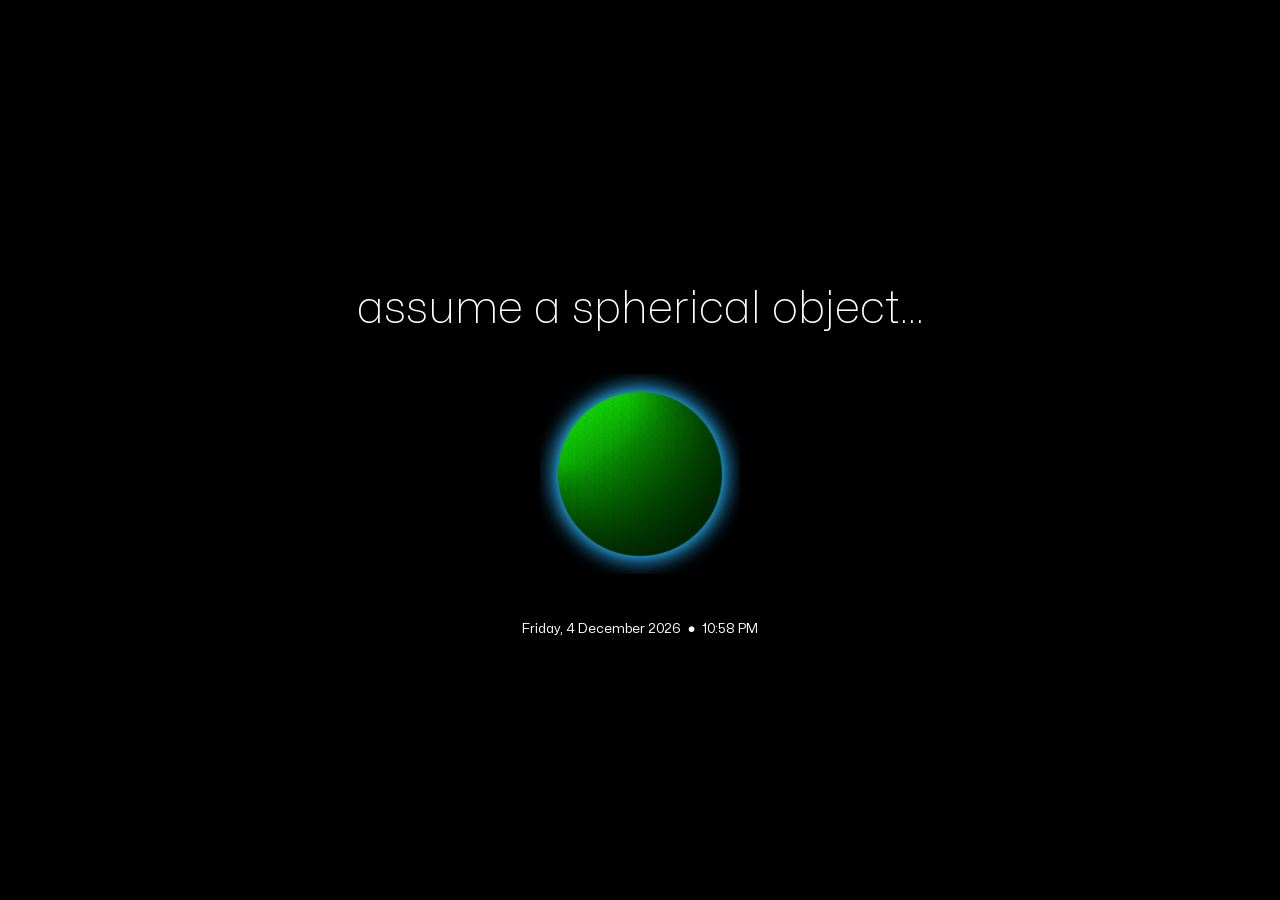
<file: public/index.html>
<!DOCTYPE html> <!-- index.html (landingPage) -->
<html lang="en">
<head>
<!--   =*##*=
   =#%##%%%%%%%#
  #%##**###%%%%%@+
 #%##****###%%%%@@=
=%%##***####%%%%@@%  www.sphericalObject.com
=%%%%#####%%%%%@@@%
 #%%%%%%%%%%%%@@@@=
  #@%%%%%%%%@@@@@+
   =%@@@@@@@@@%*
       =+**+= -->
  <meta charset="utf-8" />
  <meta name="viewport" content="width=device-width, initial-scale=1">
  <title>sphericalObject</title>
  <meta name="description" content="sphericalObject"/>
  <meta name="mobile-web-app-capable"       content="yes" />
  <meta name="apple-mobile-web-app-capable" content="yes" />
  <meta name="msapplication-tap-highlight"  content="no"  />
  <meta name="theme-color"                  content="#000000">
  <meta property="og:title"                 content="sphericalObject">
  <meta property="og:description"           content="assume a spherical object...">
  <meta property="og:image"                 content="https://www.sphericalobject.com/src/assets/images/logo/logo256.png">
  <meta property="og:url"                   content="https://www.sphericalObject.com/index.html">

  <link rel="apple-touch-icon" href="./assets/images/logo/logo256.png"/>
  <link rel="icon"             href="./assets/images/logo/logo256.png"/>
  <link rel="stylesheet"       href="./assets/fonts/monaSans/monaSans.css"/>
  <link rel="stylesheet"       href="./modules/util/reset.css"/>
  <link rel="stylesheet"       href="./modules/default/default.css"/>
  <link rel="stylesheet"       href="./index.css"/>
  <script type="module"        src="./modules/default/default.js"></script>
</head>
<body>
  <div class="middle">
    <div class="bigTitle">assume a spherical object...</div>
    <img class="bigLogoImg" src="./assets/images/logo/logo256.png"/>
    <div class="titleDate"></div>
  </div> <!-- middle -->
</body>
</html>
</file>
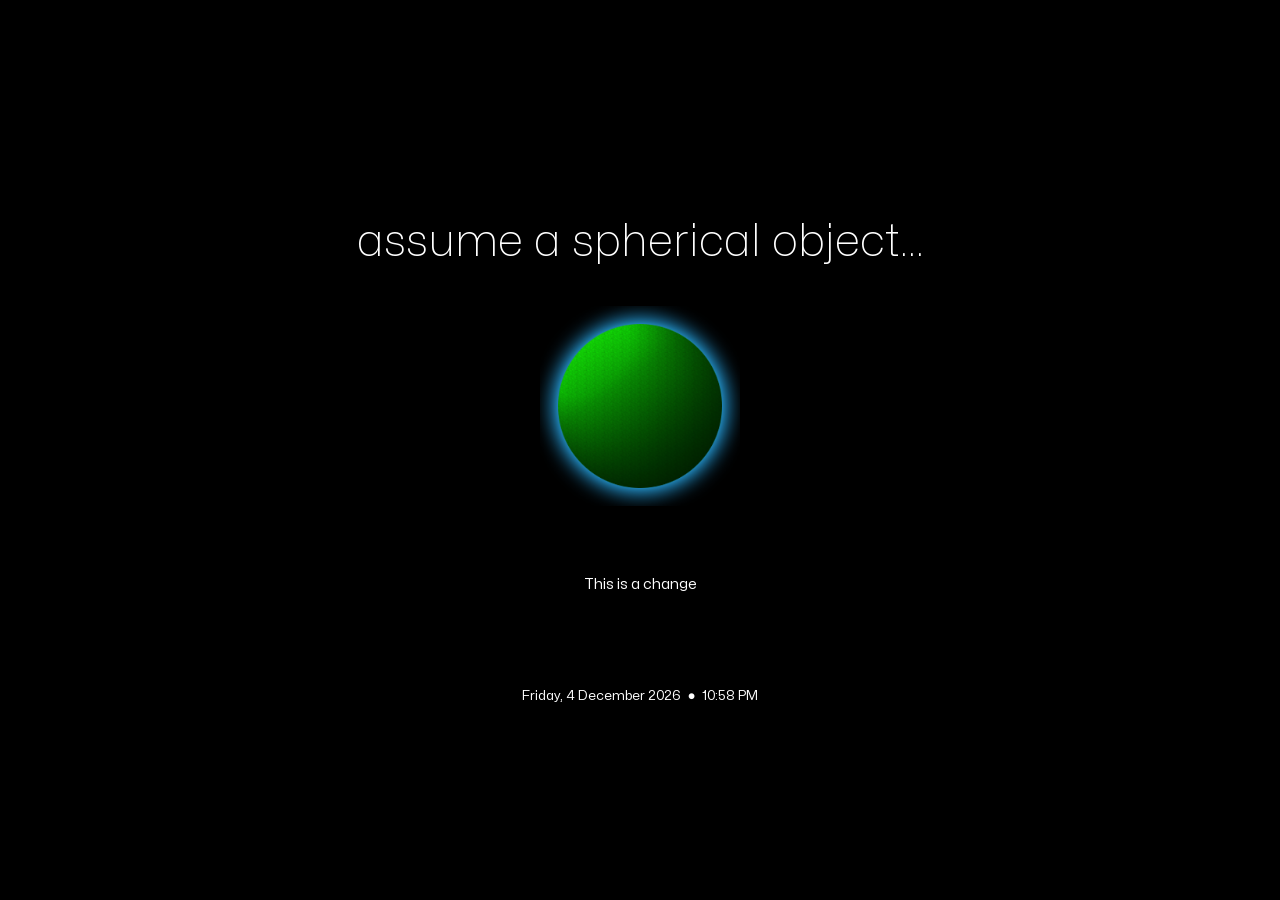
<file: src/index.html>
<!DOCTYPE html> <!-- index.html (landingPage) -->
<html lang="en">
<head>
<!--   =*##*=
   =#%##%%%%%%%#
  #%##**###%%%%%@+
 #%##****###%%%%@@=
=%%##***####%%%%@@%  www.sphericalObject.com
=%%%%#####%%%%%@@@%
 #%%%%%%%%%%%%@@@@=
  #@%%%%%%%%@@@@@+
   =%@@@@@@@@@%*
       =+**+= -->
  <meta charset="utf-8" />
  <meta name="viewport" content="width=device-width, initial-scale=1">
  <title>sphericalObject</title>
  <meta name="description" content="sphericalObject"/>
  <meta name="mobile-web-app-capable"       content="yes" />
  <meta name="apple-mobile-web-app-capable" content="yes" />
  <meta name="msapplication-tap-highlight"  content="no"  />
  <meta name="theme-color"                  content="#000000">
  <meta property="og:title"                 content="sphericalObject">
  <meta property="og:description"           content="assume a spherical object...">
  <meta property="og:image"                 content="https://www.sphericalObject.com/assets/images/logo/logo256.png">
  <meta property="og:url"                   content="https://www.sphericalObject.com/index.html">

  <link rel="apple-touch-icon" href="./assets/images/logo/logo256.png"/>
  <link rel="icon"             href="./assets/images/logo/logo256.png"/>
  <link rel="stylesheet"       href="./assets/fonts/monaSans/monaSans.css"/>
  <link rel="stylesheet"       href="./modules/util/reset.css"/>
  <link rel="stylesheet"       href="./modules/default/default.css"/>
  <link rel="stylesheet"       href="./index.css"/>
  <script type="module"        src="./modules/default/default.js"></script>
</head>
<body>
  <div class="middle">
    <div class="bigTitle">assume a spherical object...</div>
    <img class="bigLogoImg" src="./assets/images/logo/logo256.png"/>
    <br><br><br>This is a change<br><br><br>
    <div class="titleDate"></div>
  </div> <!-- middle -->
</body>
</html>
</file>
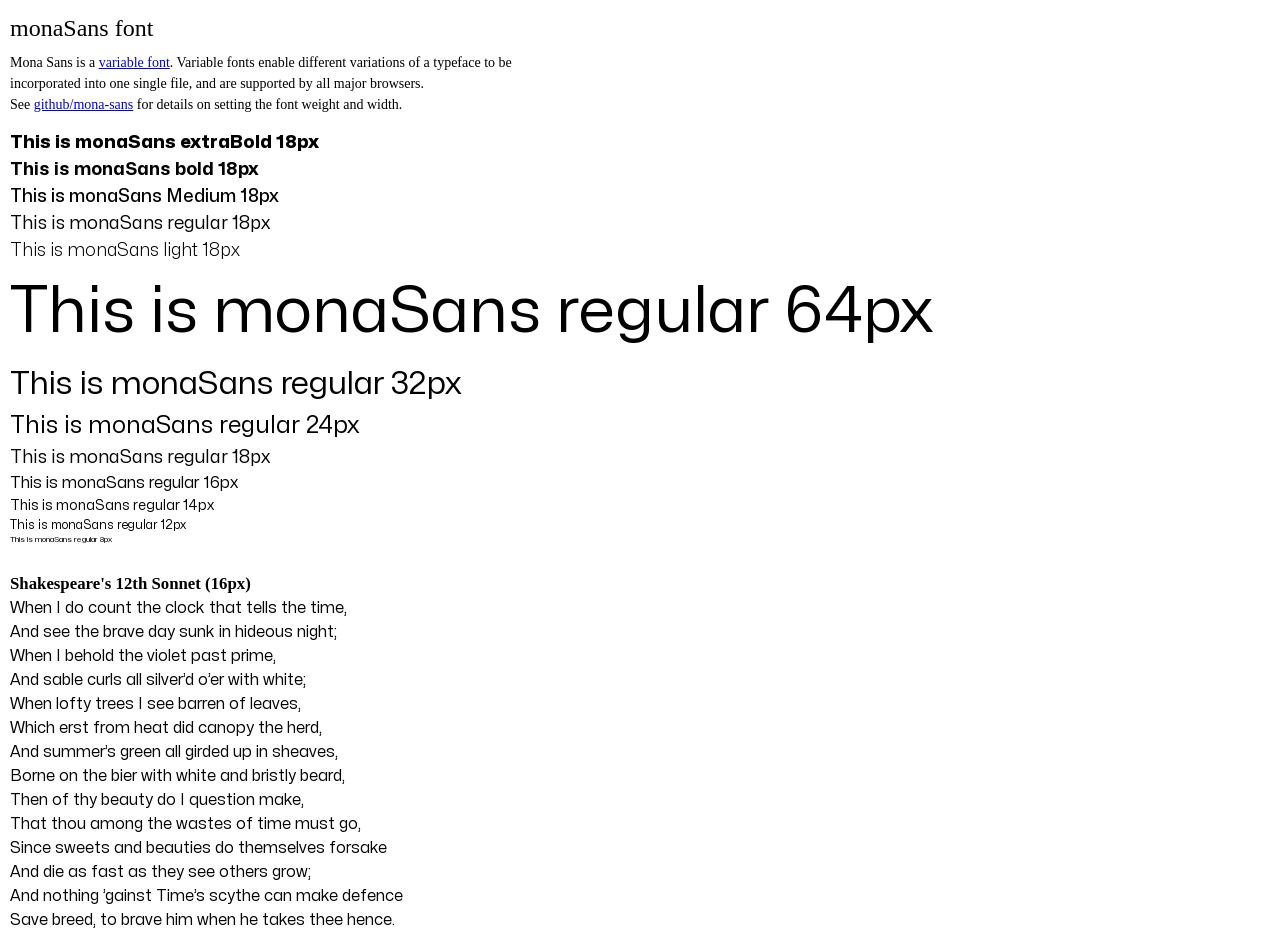
<file: public/assets/fonts/monaSans/monaSansFont.html>
<!doctype html> <!-- monaSansFont.html -->
<html lang="en"><head>
<title>monaSans font</title>
<meta name="viewport" content="width=device-width, user-scalable=no">
<meta name="mobile-web-app-capable" content="yes">
<meta name="apple-mobile-web-app-capable" content="yes">

<link rel=stylesheet href="./monaSans.css"/>
<style>
/* ---------- css reset bgn ---------- */
*, *::before, *::after {box-sizing:border-box;margin:0;}
html, body {height:100%;-moz-text-size-adjust:none;
            -webkit-text-size-adjust:none;text-size-adjust:none;}
body {font-family:arial;line-height:1.5;
      -webkit-font-smoothing:antialiased;text-rendering:optimizelegibility;}
img, picture, video, canvas, svg {display:block;max-width:100%;}
input, button, textarea, select {font:inherit;}
p, h1, h2, h3, h4, h5, h6 {overflow-wrap:break-word;}
/* ---------- css reset end ---------- */

body          { font-family: times; font-size: 14px; padding: 10px; }
.title        { font-size: 24px; }
.subTitle     { color:grey;font-size:14px;font-style:italic;margin-bottom:20px;}
.sectionTitle { font-size: 1.2em; font-weight: bold; margin-top: 1.5em; }
.description  { margin-bottom: 1em; margin-top: -1em; max-width: 40em; }

.font64       { font-size: 64px; }
.font32       { font-size: 32px; }
.font24       { font-size: 24px; }
.font18       { font-size: 18px; }
.font16       { font-size: 16px; }
.font14       { font-size: 14px; }
.font12       { font-size: 12px; }
.font08       { font-size:  8px; }

.monaSansExtraBold { font-family: monaSansExtraBold; }
.monaSansBold      { font-family: monaSansBold; }
.monaSansMedium    { font-family: monaSansMedium; }
.monaSans          { font-family: monaSans; }
.monaSansLight     { font-family: monaSansLight; }

</style>
</head><body>

<div class=title>monaSans font</div>
<div class=subTitle></div>
<div class=description>
Mona Sans is a
<a href="https://web.dev/variable-fonts/">variable font</a>.
Variable fonts enable different variations of a typeface to be
incorporated into one single file, and are supported by all major
browsers.
<br>
See <a href="https://github.com/github/mona-sans">github/mona-sans</a>
for details on setting the font weight and width.
</div>


<div class=font18>
  <div class=monaSansExtraBold>This is monaSans extraBold 18px</div>
  <div class=monaSansBold>This is monaSans bold 18px</div>
  <div class=monaSansMedium>This is monaSans Medium 18px</div>
  <div class=monaSans>This is monaSans regular 18px</div>
  <div class=monaSansLight>This is monaSans light 18px</div>
</div>

<div class=monaSans>
  <div class=font64>This is monaSans regular 64px</div>
  <div class=font32>This is monaSans regular 32px</div>
  <div class=font24>This is monaSans regular 24px</div>
  <div class=font18>This is monaSans regular 18px</div>
  <div class=font16>This is monaSans regular 16px</div>
  <div class=font14>This is monaSans regular 14px</div>
  <div class=font12>This is monaSans regular 12px</div>
  <div class=font08>This is monaSans regular  8px</div>
</div>

<div class=sectionTitle>Shakespeare's 12th Sonnet (16px)</div>

<div class="monaSans font16">
When I do count the clock that tells the time,<br>
And see the brave day sunk in hideous night;<br>
When I behold the violet past prime,<br>
And sable curls all silver’d o’er with white;<br>
When lofty trees I see barren of leaves,<br>
Which erst from heat did canopy the herd,<br>
And summer’s green all girded up in sheaves,<br>
Borne on the bier with white and bristly beard,<br>
Then of thy beauty do I question make,<br>
That thou among the wastes of time must go,<br>
Since sweets and beauties do themselves forsake<br>
And die as fast as they see others grow;<br>
And nothing ’gainst Time’s scythe can make defence<br>
Save breed, to brave him when he takes thee hence.<br>
</div>

</body></html>
</file>
<file: public/assets/fonts/monaSans/monaSans.css>
/** monaSans.css **/

@font-face {
  font-family: 'monaSansExtraBold';
  font-style: normal;
  font-weight: 800;
  font-width: 100;
  src: url('./Mona-Sans.woff2') format('woff2 supports variations'),
       url('./Mona-Sans.woff2') format('woff2-variations');
}

@font-face {
  font-family: 'monaSansBold';
  font-style: normal;
  font-weight: 700;
  font-width: 100;
  src: url('./Mona-Sans.woff2') format('woff2 supports variations'),
       url('./Mona-Sans.woff2') format('woff2-variations');
}

@font-face {
  font-family: 'monaSansMedium';
  font-style: normal;
  font-weight: 500;
  font-width: 100;
  src: url('./Mona-Sans.woff2') format('woff2 supports variations'),
       url('./Mona-Sans.woff2') format('woff2-variations');
}

@font-face {
  font-family: 'monaSans';
  font-style: normal;
  font-weight: 400;
  font-width: 100;
  src: url('./Mona-Sans.woff2') format('woff2 supports variations'),
       url('./Mona-Sans.woff2') format('woff2-variations');
}

@font-face {
  font-family: 'monaSansLight';
  font-style: normal;
  font-weight: 300;
  font-width: 100;
  src: url('./Mona-Sans.woff2') format('woff2 supports variations'),
       url('./Mona-Sans.woff2') format('woff2-variations');
}

@font-face {
  font-family: 'monaSansExtraLight';
  font-style: normal;
  font-weight: 200;
  font-width: 100;
  src: url('./Mona-Sans.woff2') format('woff2 supports variations'),
       url('./Mona-Sans.woff2') format('woff2-variations');
}
</file>
<file: public/modules/default/default.css>
/** default.css **/

@keyframes fadeUpAnim   {0% {opacity: 0;} 100% {opacity: 1;}}
@keyframes fadeDownAnim {0% {opacity: 1;} 100% {opacity: 0;}}
@keyframes focusAnim    {0% {filter:blur(10px);} 100% {filter:blur(0px);}}

:root {
  --accentColor:           var(--steelBlue);

  --fontFamily:            monaSans;
  --fontFamilyLight:       monaSansLight;
  --fontFamilyExtraLight:  monaSansExtraLight;

  --fontSize:              15px;
  --fontSizeSmall:         0.9rem;
  --fontSizeVerySmall:     0.8rem;

  --border:                solid 1px var(--grey200);
  --borderTransparent:     solid 1px transparent;
  --borderRadius:          5px;
  --bigBorderRadius:       10px;

  --grey250:               rgb(250, 250, 250);
  --grey220:               rgb(220, 220, 220);
  --grey200:               rgb(200, 200, 200);
  --grey150:               rgb(150, 150, 150);

  --extraExtraLightGreen:  rgb(240, 255, 240);
  --extraLightGreen:       rgb(200, 250, 200);
  --lightGreen:            rgb( 50, 190,  80);
  --green:                 rgb( 45, 145,  65);
  --mediumGreen:           rgb(  0, 100,   0);
  --darkGreen:             rgb(  0,  60,   0);

  --extraLightBlue:        rgb(240, 245, 255);
  --lightBlue:             rgb(155, 195, 255);
  --blue:                  rgb(  0,  90, 255);
  --blue1:                 rgb(110, 160, 255);
  --blue2:                 rgb( 75, 130, 220);
  --blue3:                 rgb( 50, 100, 200);
  --mediumBlue:            rgb( 35,  60, 245);
  --mediumBlue2:           rgb( 25,  85, 133);
  --darkBlue:              rgb(  0,   0, 225);
  --extraDarkBlue:         rgb(  0,  35, 130);

  --steelBlue:             rgb( 10, 100, 190);
  --blueGreen:             rgb(  0, 175, 225);

  --orange:                rgb(250, 150,   0);
  --lightOrange:           rgb(250, 200, 100);
  --extraLightOrange:      rgb(255, 235, 200);

  --darkYellow:            rgb(235, 235,  35);
  --lightYellow:           rgb(255, 255, 130);

  --boxShadow:             3px 3px 3px rgba(100, 100, 100, 0.4);
  --boxShadowHover:        7px 7px 5px rgba(100, 100, 100, 0.4);
  --boxShadowTransparent:  3px 3px 3px transparent;

  --textShadow:             3px 3px 3px rgba(100, 100, 100, 0.4);
  --textShadowHover:        7px 7px 5px rgba(100, 100, 100, 0.4);
  --textShadowTransparent:  3px 3px 3px transparent;
}

html {
  accent-color: var(--accentColor);
  background-color: black;
  color: white;
  font-size: var(--fontSize);
  height: 100%;
  margin: 0;
  min-height: 100%;
  min-width: 100%;
  padding: 0;
  width: 100%;
}

body {
  -webkit-text-size-adjust: none;
  align-items: center;
  animation: fadeUpAnim 0.5s ease-in-out 0.25s forwards;
  background-color: black;
  display: flex;
  flex-direction: column;
  font-family: var(--fontFamily);
  font-size: var(--fontSize);
  min-height: 100%;
  min-width: 100%;
  opacity: 0;
  overflow: auto;
  text-size-adjust: none;
}

/* anchor */
a {
  border-radius: 0;
  cursor: pointer;
  margin: 5px;
  padding: 1px 5px 1px 0;
  text-decoration: underline;
  text-underline-offset: 0.3rem;
  transition-duration: 0.25s;
  transition-property: box-shadow;
  transition-timing-function: ease-in-out;
}

a:hover {
  border-radius: 3px;
  box-shadow: 3px 3px 3px rgba(100, 100, 100, 0.5);
}

.aNoDecoration {
  border-radius: 0;
  border: none;
  margin: 0;
  padding: 0;
  text-decoration: none;
}

.aNoDecoration:hover {
  box-shadow: none;
}

/* for <a> links that point to a function rather than an href */
.underline {
  text-decoration: underline;
}

h1 {
  font-family: var(--fontFamilyExtraLight);
  font-weight: 600;
  margin-top: 0rem;
}

h2 {
  font-family: var(--fontFamilyLight);
  font-weight: 400;
  margin-top: 2rem;
}

h3 {
  font-family: var(--fontFamilyExtraLight);
  font-size: 1.15rem;
  font-weight: 600;
  margin-bottom: 0;
  margin-top: 1rem;
}

h4 {
  font-family: var(--fontFamilyLight);
  font-size: 1rem;
  font-weight: 600;
  margin-bottom: 0;
  margin-top: 1rem;
}

pre {
  display: inline-block;
}

table {
  border-radius: var(--borderRadius);
  border-spacing: 0; /*table can't use border-collapse border-radius together*/
  border: var(--border);
}

td, th {
  border: none;
  padding: 0.25rem 1rem 0.25rem 1rem;
  text-align: left;
  vertical-align: top;
}

tr {border-collapse: collapse;}
tr:nth-child(even) {background-color: rgb(240, 240, 240);}

ul {margin-top: 0.5rem;}
li {line-height: 2rem;}

.blueBox, .whiteBox {
  border-radius: var(--borderRadius);
  display: block;
  font-size: var(--fontSizeSmall);
  padding: 1rem;
  width: fit-content;
}

.blueBox {
  background: var(--extraLightBlue);
  border: solid 1px var(--mediumBlue);
}

.whiteBox {
  background: white;
  border: var(--border);
}

.codeBox, .resultsBox {
  background: var(--grey250);
  border-radius: var(--borderRadius);
  border: var(--border);
  display: block;
  font-family: Courier New, monospace;
  font-size: 0.9rem;
  overflow: auto;
  padding: 0 1rem 0 1rem;
  unicode-bidi: embed;
  white-space: pre;
  width: 100%;
}

.resultsBox {
  background: white;
  border: none;
  padding: 0 1rem 0 0;
}

.middle {
  background: white;
  border-radius: var(--bigBorderRadius);
  margin: 0 0 2rem 0;
  max-width: 800px;
  overflow: auto;
  padding: 1rem;
  /*
  scroll-padding-top: 1em;
  scrollbar-gutter: stable both-edges;
  */
  width: 100%;
}

.frostedGlass {
  backdrop-filter: blur(10px);
  background-color: rgb(255 255 255 / 10%);
}

/* used on the landing page */
.bigTitle {
  align-items: center;
  display: flex;
  flex-direction: column;
  font-family: var(--fontFamilyExtraLight);
  font-size: 3rem;
  gap: 0.5rem;
  justify-content: flex-start;
  margin: 1rem 0 3rem 0;
  text-align: center;
  width: 100%;
}

.title {
  font-family: var(--fontFamilyLight);
  font-size: 1.75rem;
}

/* used on the landing page */
.bigLogoImg {
  aspect-ratio: 1/1;
  height: 100px;
}

.titleContainer {
  align-items: flex-start;
  display: flex;
  flex-direction: row;
  justify-content: space-between;
  padding: 1rem;
  width: 100%;
}

.titleLeft {
  display: flex;
  flex-grow: 0;
  gap: 1rem;
  min-width: 140px;
}

.titleMiddle {
  align-items: center;
  display:flex;
  flex-direction: row;
  flex-grow: 1;
  font-family: var(--fontFamilyExtraLight);
  font-size: min(2.5rem, 4vw);
  font-weight: 400;
  gap: 1rem;
  justify-content: center;
  text-align: center;
  width: 100%;
}

.titleRight {
  display: flex;
  flex-grow: 0;
  justify-content: flex-end;
  min-width: 140px;
}

.titleLogo {
  height: 3rem;
  transition-duration: 0.25s;
  transition-property: filter;
  transition-timing-function: ease-in-out;
}

.titleLogo:hover {filter: drop-shadow(3px 3px 2px rgb(150, 150, 150));}

.titleText {
  font-family: var(--fontFamilyExtraLight);
  font-size: min(2.5rem, 6vw);
}

.titleDate {
  font-size: 0.85rem;
  text-align: right;
}

.titleQuoteNarrow,  /* shown on narrow devices */
.titleQuoteWide {  /* shown on wide devices */
  font-family: var(--fontFamily);
  font-size: var(--fontSizeVerySmall);
  margin-top: -0.25rem;
}

.titleQuoteNarrow {display: none;} /* don't show on narrow devices */

.centeredQuote {
  color: rgb(110, 110, 110);
  font-size: 1.25rem;
  margin: 1rem 0 1rem 0;
  text-align: center;
}

.version {
  display: inline-block;
  font-size: var(--fontSizeSmall);
}

.highlight {
  background: yellow;
  color: black;
  display: inline-block;
  font-weight: bold;
  padding: 0 5px 0 5px;
}

.noPad {padding: 0;}

.smallFont {font-size: 0.85rem;}

button, .button, .bigBlueButton {
  background-color: var(--steelBlue);
  border-radius: var(--borderRadius);
  border: none;
  box-shadow: var(--boxShadow);
  color: white;
  flex-grow: 0;
  flex-shrink: 0;
  padding: 5px;
  text-decoration: none;
  transition-duration: 0.25s;
  transition-property: background, box-shadow;
  transition-timing-function: ease-in-out;
  user-select: none;
}

.bigBlueButton {
  background-color: var(--steelBlue);
  border-radius: 10px;
  font-size: 1.2rem;
  padding: 10px;
}

button:hover, .button:hover, .bigBlueButton:hover {
  background-color: var(--blue);
  box-shadow: var(--boxShadowHover);
}

.buttonDisabled {
  background-color: #cccccc !important;
  border: 1px solid #999999 !important;
  box-shadow: none  !important;
  color: #666666  !important;
  pointer-events: none  !important;
  user-select: none  !important;
}

.smallNote {
  font-size: 0.9rem;
  margin-top: 0.25rem;
}

.itemListH,
.itemListV {
  display: flex;
  flex-direction: row;
  flex-wrap: wrap;
//  gap: 0.5rem;
  justify-content: space-between;
}

.itemListV {
  flex-direction: column;
}

.itemContainerCentered,
.itemContainer {
  border-radius: var(--borderRadius);
  border: var(--borderTransparent);
  color: black;
  display: flex;
  column-gap: 0.5rem;
  padding: 0.5rem;
  text-decoration: none;
  transition-duration: 0.25s;
  transition-property: border, box-shadow;
  transition-timing-function: ease-in-out;
}

.itemContainerCentered {align-items: center;}

.itemContainerCentered:hover,
.itemContainer:hover {
  border: var(--border);
  box-shadow: var(--boxShadow);
}

.itemImageNB,
.itemImage {
  border-radius: var(--borderRadius);
  border: var(--border);
  flex-grow: 0;
  flex-shrink: 0;
  height: 64px;
  width: 64px;
}

.itemImageNB {border: none;}

.iconImage16,
.iconImage24,
.iconImage32 {
  align-self: center;
  border-radius: 3px;
  flex-grow: 0;
  flex-shrink: 0;
  height: 32px;
  margin-bottom: -3px;
  margin-top: 3px;
}

.iconImage16 {height: 16px;}
.iconImage24 {height: 24px;}

.itemDescription {}

/* detect narrow */
@media screen and (max-width: 600px) {
  .titleQuoteNarrow {display: block;}
  .titleQuoteWide   {display: none;}
}

/* detect phone */
@media screen and (any-pointer: coarse) and (max-width: 900px) {
  .frostedGlass { /* backdrop-filter does not work on phone */
    backdrop-filter: none;
    background-color: rgba(255, 255, 255, 0.65);
  }
}

/* detect phone in portrait */
@media screen and (any-pointer: coarse) and (orientation: portrait)
    and (max-width: 400px) {
  .bigTitle {font-size: 1.25rem;}
  .bigLogoImg {height: 64px;}
  .titleLeft, .titleRight {min-width: 60px;}
  .titleMiddle {font-size: 1.6rem;}
  .titleDate {font-size: 0.7rem;}
}

/* detect phone in landscape */
@media screen and (any-pointer: coarse) and (orientation: landscape)
    and (max-width: 900px) {
}
</file>
<file: public/index.css>
/** index.css **/
body {
  background-color: black;
  background-size: cover;
  color: white;
}

h2 {
  margin: 0;
}

body {
  align-items: center;
  justify-content: center;
}

.bigTitle {
  font-size: min(3rem, 7vw);
  margin-bottom: 2rem;
}

.bigLogoImg {
  aspect-ratio: 1/1;
  height: min(200px, 30vw);
}

.middle {
  align-items: center;
  background-color: transparent;
  display: flex;
  flex-direction: column;
  justify-content: center;
  margin: 0;
}

.titleDate {
  font-size: min(0.9rem, 3.5vw);
  margin-top: 3rem;
}

/* detect phone in landscape */
@media screen and (any-pointer: coarse) and (orientation: landscape)
    and (max-width: 900px) {
    .bigTitle { font-size: 2.5rem; margin-bottom: 0rem; }
    .bigLogoImg { height: 128px; }
    .titleDate { margin-top: 1rem; }
  }
}
</file>
<file: src/assets/fonts/monaSans/monaSans.css>
/** monaSans.css **/

@font-face {
  font-family: 'monaSansExtraBold';
  font-style: normal;
  font-weight: 800;
  font-width: 100;
  src: url('./Mona-Sans.woff2') format('woff2 supports variations'),
       url('./Mona-Sans.woff2') format('woff2-variations');
}

@font-face {
  font-family: 'monaSansBold';
  font-style: normal;
  font-weight: 700;
  font-width: 100;
  src: url('./Mona-Sans.woff2') format('woff2 supports variations'),
       url('./Mona-Sans.woff2') format('woff2-variations');
}

@font-face {
  font-family: 'monaSansMedium';
  font-style: normal;
  font-weight: 500;
  font-width: 100;
  src: url('./Mona-Sans.woff2') format('woff2 supports variations'),
       url('./Mona-Sans.woff2') format('woff2-variations');
}

@font-face {
  font-family: 'monaSans';
  font-style: normal;
  font-weight: 400;
  font-width: 100;
  src: url('./Mona-Sans.woff2') format('woff2 supports variations'),
       url('./Mona-Sans.woff2') format('woff2-variations');
}

@font-face {
  font-family: 'monaSansLight';
  font-style: normal;
  font-weight: 300;
  font-width: 100;
  src: url('./Mona-Sans.woff2') format('woff2 supports variations'),
       url('./Mona-Sans.woff2') format('woff2-variations');
}

@font-face {
  font-family: 'monaSansExtraLight';
  font-style: normal;
  font-weight: 200;
  font-width: 100;
  src: url('./Mona-Sans.woff2') format('woff2 supports variations'),
       url('./Mona-Sans.woff2') format('woff2-variations');
}
</file>
<file: src/modules/default/default.css>
/** default.css **/

@keyframes fadeUpAnim   {0% {opacity: 0;} 100% {opacity: 1;}}
@keyframes fadeDownAnim {0% {opacity: 1;} 100% {opacity: 0;}}
@keyframes focusAnim    {0% {filter:blur(10px);} 100% {filter:blur(0px);}}

:root {
  --accentColor:           var(--steelBlue);

  --fontFamily:            monaSans;
  --fontFamilyLight:       monaSansLight;
  --fontFamilyExtraLight:  monaSansExtraLight;

  --fontSize:              15px;
  --fontSizeSmall:         0.9rem;
  --fontSizeVerySmall:     0.8rem;

  --border:                solid 1px var(--grey200);
  --borderTransparent:     solid 1px transparent;
  --borderRadius:          5px;
  --bigBorderRadius:       10px;

  --grey250:               rgb(250, 250, 250);
  --grey220:               rgb(220, 220, 220);
  --grey200:               rgb(200, 200, 200);
  --grey150:               rgb(150, 150, 150);

  --extraExtraLightGreen:  rgb(240, 255, 240);
  --extraLightGreen:       rgb(200, 250, 200);
  --lightGreen:            rgb( 50, 190,  80);
  --green:                 rgb( 45, 145,  65);
  --mediumGreen:           rgb(  0, 100,   0);
  --darkGreen:             rgb(  0,  60,   0);

  --extraLightBlue:        rgb(240, 245, 255);
  --lightBlue:             rgb(155, 195, 255);
  --blue:                  rgb(  0,  90, 255);
  --blue1:                 rgb(110, 160, 255);
  --blue2:                 rgb( 75, 130, 220);
  --blue3:                 rgb( 50, 100, 200);
  --mediumBlue:            rgb( 35,  60, 245);
  --mediumBlue2:           rgb( 25,  85, 133);
  --darkBlue:              rgb(  0,   0, 225);
  --extraDarkBlue:         rgb(  0,  35, 130);

  --steelBlue:             rgb( 10, 100, 190);
  --blueGreen:             rgb(  0, 175, 225);

  --orange:                rgb(250, 150,   0);
  --lightOrange:           rgb(250, 200, 100);
  --extraLightOrange:      rgb(255, 235, 200);

  --darkYellow:            rgb(235, 235,  35);
  --lightYellow:           rgb(255, 255, 130);

  --boxShadow:             3px 3px 3px rgba(100, 100, 100, 0.4);
  --boxShadowHover:        7px 7px 5px rgba(100, 100, 100, 0.4);
  --boxShadowTransparent:  3px 3px 3px transparent;

  --textShadow:             3px 3px 3px rgba(100, 100, 100, 0.4);
  --textShadowHover:        7px 7px 5px rgba(100, 100, 100, 0.4);
  --textShadowTransparent:  3px 3px 3px transparent;
}

html {
  accent-color: var(--accentColor);
  background-color: black;
  color: white;
  font-size: var(--fontSize);
  height: 100%;
  margin: 0;
  min-height: 100%;
  min-width: 100%;
  padding: 0;
  width: 100%;
}

body {
  -webkit-text-size-adjust: none;
  align-items: center;
  animation: fadeUpAnim 0.5s ease-in-out 0.25s forwards;
  background-color: transparent;
  display: flex;
  flex-direction: column;
  font-family: var(--fontFamily);
  font-size: var(--fontSize);
  min-height: 100%;
  min-width: 100%;
  opacity: 0;
  overflow: auto;
  text-size-adjust: none;
}

/* anchor */
a {
  border-radius: 0;
  cursor: pointer;
  margin: 5px;
  padding: 1px 5px 1px 0;
  text-decoration: underline;
  text-underline-offset: 0.3rem;
  transition-duration: 0.25s;
  transition-property: box-shadow;
  transition-timing-function: ease-in-out;
}

a:hover {
  border-radius: 3px;
  box-shadow: 3px 3px 3px rgba(100, 100, 100, 0.5);
}

.aNoDecoration {
  border-radius: 0;
  border: none;
  margin: 0;
  padding: 0;
  text-decoration: none;
}

.aNoDecoration:hover {
  box-shadow: none;
}

/* for <a> links that point to a function rather than an href */
.underline {
  text-decoration: underline;
}

h1 {
  font-family: var(--fontFamilyExtraLight);
  font-weight: 600;
  margin-top: 0rem;
}

h2 {
  font-family: var(--fontFamilyLight);
  font-weight: 400;
  margin-top: 2rem;
}

h3 {
  font-family: var(--fontFamilyExtraLight);
  font-size: 1.15rem;
  font-weight: 600;
  margin-bottom: 0;
  margin-top: 1rem;
}

h4 {
  font-family: var(--fontFamilyLight);
  font-size: 1rem;
  font-weight: 600;
  margin-bottom: 0;
  margin-top: 1rem;
}

pre {
  display: inline-block;
}

table {
  border-radius: var(--borderRadius);
  border-spacing: 0; /*table can't use border-collapse border-radius together*/
  border: var(--border);
}

td, th {
  border: none;
  padding: 0.25rem 1rem 0.25rem 1rem;
  text-align: left;
  vertical-align: top;
}

tr {border-collapse: collapse;}
tr:nth-child(even) {background-color: rgb(240, 240, 240);}

ul {margin-top: 0.5rem;}
li {line-height: 2rem;}

.blueBox, .whiteBox {
  border-radius: var(--borderRadius);
  display: block;
  font-size: var(--fontSizeSmall);
  padding: 1rem;
  width: fit-content;
}

.blueBox {
  background: var(--extraLightBlue);
  border: solid 1px var(--mediumBlue);
}

.whiteBox {
  background: white;
  border: var(--border);
}

.codeBox, .resultsBox {
  background: var(--grey250);
  border-radius: var(--borderRadius);
  border: var(--border);
  display: block;
  font-family: Courier New, monospace;
  font-size: 0.9rem;
  overflow: auto;
  padding: 0 1rem 0 1rem;
  unicode-bidi: embed;
  white-space: pre;
  width: 100%;
}

.resultsBox {
  background: white;
  border: none;
  padding: 0 1rem 0 0;
}

.middle {
  background: white;
  border-radius: var(--bigBorderRadius);
  margin: 0 0 2rem 0;
  max-width: 800px;
  overflow: auto;
  padding: 1rem;
  /*
  scroll-padding-top: 1em;
  scrollbar-gutter: stable both-edges;
  */
  width: 100%;
}

.frostedGlass {
  backdrop-filter: blur(10px);
  background-color: rgb(255 255 255 / 10%);
}

/* used on the landing page */
.bigTitle {
  align-items: center;
  display: flex;
  flex-direction: column;
  font-family: var(--fontFamilyExtraLight);
  font-size: 3rem;
  gap: 0.5rem;
  justify-content: flex-start;
  margin: 1rem 0 3rem 0;
  text-align: center;
  width: 100%;
}

.title {
  font-family: var(--fontFamilyLight);
  font-size: 1.75rem;
}

/* used on the landing page */
.bigLogoImg {
  aspect-ratio: 1/1;
  height: 100px;
}

.titleContainer {
  align-items: flex-start;
  display: flex;
  flex-direction: row;
  justify-content: space-between;
  padding: 1rem;
  width: 100%;
}

.titleLeft {
  display: flex;
  flex-grow: 0;
  gap: 1rem;
  min-width: 140px;
}

.titleMiddle {
  align-items: center;
  display:flex;
  flex-direction: row;
  flex-grow: 1;
  font-family: var(--fontFamilyExtraLight);
  font-size: min(2.5rem, 4vw);
  font-weight: 400;
  gap: 1rem;
  justify-content: center;
  text-align: center;
  width: 100%;
}

.titleRight {
  display: flex;
  flex-grow: 0;
  justify-content: flex-end;
  min-width: 140px;
}

.titleLogo {
  height: 3rem;
  transition-duration: 0.25s;
  transition-property: filter;
  transition-timing-function: ease-in-out;
}

.titleLogo:hover {filter: drop-shadow(3px 3px 2px rgb(150, 150, 150));}

.titleText {
  font-family: var(--fontFamilyExtraLight);
  font-size: min(2.5rem, 6vw);
}

.titleDate {
  font-size: 0.85rem;
  text-align: right;
}

.titleQuoteNarrow,  /* shown on narrow devices */
.titleQuoteWide {  /* shown on wide devices */
  font-family: var(--fontFamily);
  font-size: var(--fontSizeVerySmall);
  margin-top: -0.25rem;
}

.titleQuoteNarrow {display: none;} /* don't show on narrow devices */

.centeredQuote {
  color: rgb(110, 110, 110);
  font-size: 1.25rem;
  margin: 1rem 0 1rem 0;
  text-align: center;
}

.version {
  display: inline-block;
  font-size: var(--fontSizeSmall);
}

.highlight {
  background: yellow;
  color: black;
  display: inline-block;
  font-weight: bold;
  padding: 0 5px 0 5px;
}

.noPad {padding: 0;}

.smallFont {font-size: 0.85rem;}

button, .button, .bigBlueButton {
  background-color: var(--steelBlue);
  border-radius: var(--borderRadius);
  border: none;
  box-shadow: var(--boxShadow);
  color: white;
  flex-grow: 0;
  flex-shrink: 0;
  padding: 5px;
  text-decoration: none;
  transition-duration: 0.25s;
  transition-property: background, box-shadow;
  transition-timing-function: ease-in-out;
  user-select: none;
}

.bigBlueButton {
  background-color: var(--steelBlue);
  border-radius: 10px;
  font-size: 1.2rem;
  padding: 10px;
}

button:hover, .button:hover, .bigBlueButton:hover {
  background-color: var(--blue);
  box-shadow: var(--boxShadowHover);
}

.buttonDisabled {
  background-color: #cccccc !important;
  border: 1px solid #999999 !important;
  box-shadow: none  !important;
  color: #666666  !important;
  pointer-events: none  !important;
  user-select: none  !important;
}

.smallNote {
  font-size: 0.9rem;
  margin-top: 0.25rem;
}

.itemListH,
.itemListV {
  display: flex;
  flex-direction: row;
  flex-wrap: wrap;
//  gap: 0.5rem;
  justify-content: space-between;
}

.itemListV {
  flex-direction: column;
}

.itemContainerCentered,
.itemContainer {
  border-radius: var(--borderRadius);
  border: var(--borderTransparent);
  color: black;
  display: flex;
  column-gap: 0.5rem;
  padding: 0.5rem;
  text-decoration: none;
  transition-duration: 0.25s;
  transition-property: border, box-shadow;
  transition-timing-function: ease-in-out;
}

.itemContainerCentered {align-items: center;}

.itemContainerCentered:hover,
.itemContainer:hover {
  border: var(--border);
  box-shadow: var(--boxShadow);
}

.itemImageNB,
.itemImage {
  border-radius: var(--borderRadius);
  border: var(--border);
  flex-grow: 0;
  flex-shrink: 0;
  height: 64px;
  width: 64px;
}

.itemImageNB {border: none;}

.iconImage16,
.iconImage24,
.iconImage32 {
  align-self: center;
  border-radius: 3px;
  flex-grow: 0;
  flex-shrink: 0;
  height: 32px;
  margin-bottom: -3px;
  margin-top: 3px;
}

.iconImage16 {height: 16px;}
.iconImage24 {height: 24px;}

.itemDescription {}

/* detect narrow */
@media screen and (max-width: 600px) {
  .titleQuoteNarrow {display: block;}
  .titleQuoteWide   {display: none;}
}

/* detect phone */
@media screen and (any-pointer: coarse) and (max-width: 900px) {
  .frostedGlass { /* backdrop-filter does not work on phone */
    backdrop-filter: none;
    background-color: rgba(255, 255, 255, 0.65);
  }
}

/* detect phone in portrait */
@media screen and (any-pointer: coarse) and (orientation: portrait)
    and (max-width: 400px) {
  .bigTitle {font-size: 1.25rem;}
  .bigLogoImg {height: 64px;}
  .titleLeft, .titleRight {min-width: 60px;}
  .titleMiddle {font-size: 1.6rem;}
  .titleDate {font-size: 0.7rem;}
}

/* detect phone in landscape */
@media screen and (any-pointer: coarse) and (orientation: landscape)
    and (max-width: 900px) {
}
</file>
<file: src/index.css>
/** index.css **/
body {
  background-color: black;
  /* background-image: url("./assets/images/backgrounds/deepSpace02a.jpg"); */
  background-size: cover;
  color: white;
}

h2 {
  margin: 0;
}

body {
  align-items: center;
  justify-content: center;
}

.bigTitle {
  font-size: min(3rem, 7vw);
  margin-bottom: 2rem;
}

.bigLogoImg {
  aspect-ratio: 1/1;
  height: min(200px, 30vw);
}

.middle {
  align-items: center;
  background-color: transparent;
  display: flex;
  flex-direction: column;
  justify-content: center;
  margin: 0;
}

.titleDate {
  font-size: min(0.9rem, 3.5vw);
  margin-top: 3rem;
}

/* detect phone in landscape */
@media screen and (any-pointer: coarse) and (orientation: landscape)
    and (max-width: 900px) {
    .bigTitle { font-size: 2.5rem; margin-bottom: 0rem; }
    .bigLogoImg { height: 128px; }
    .titleDate { margin-top: 1rem; }
  }
}
</file>
